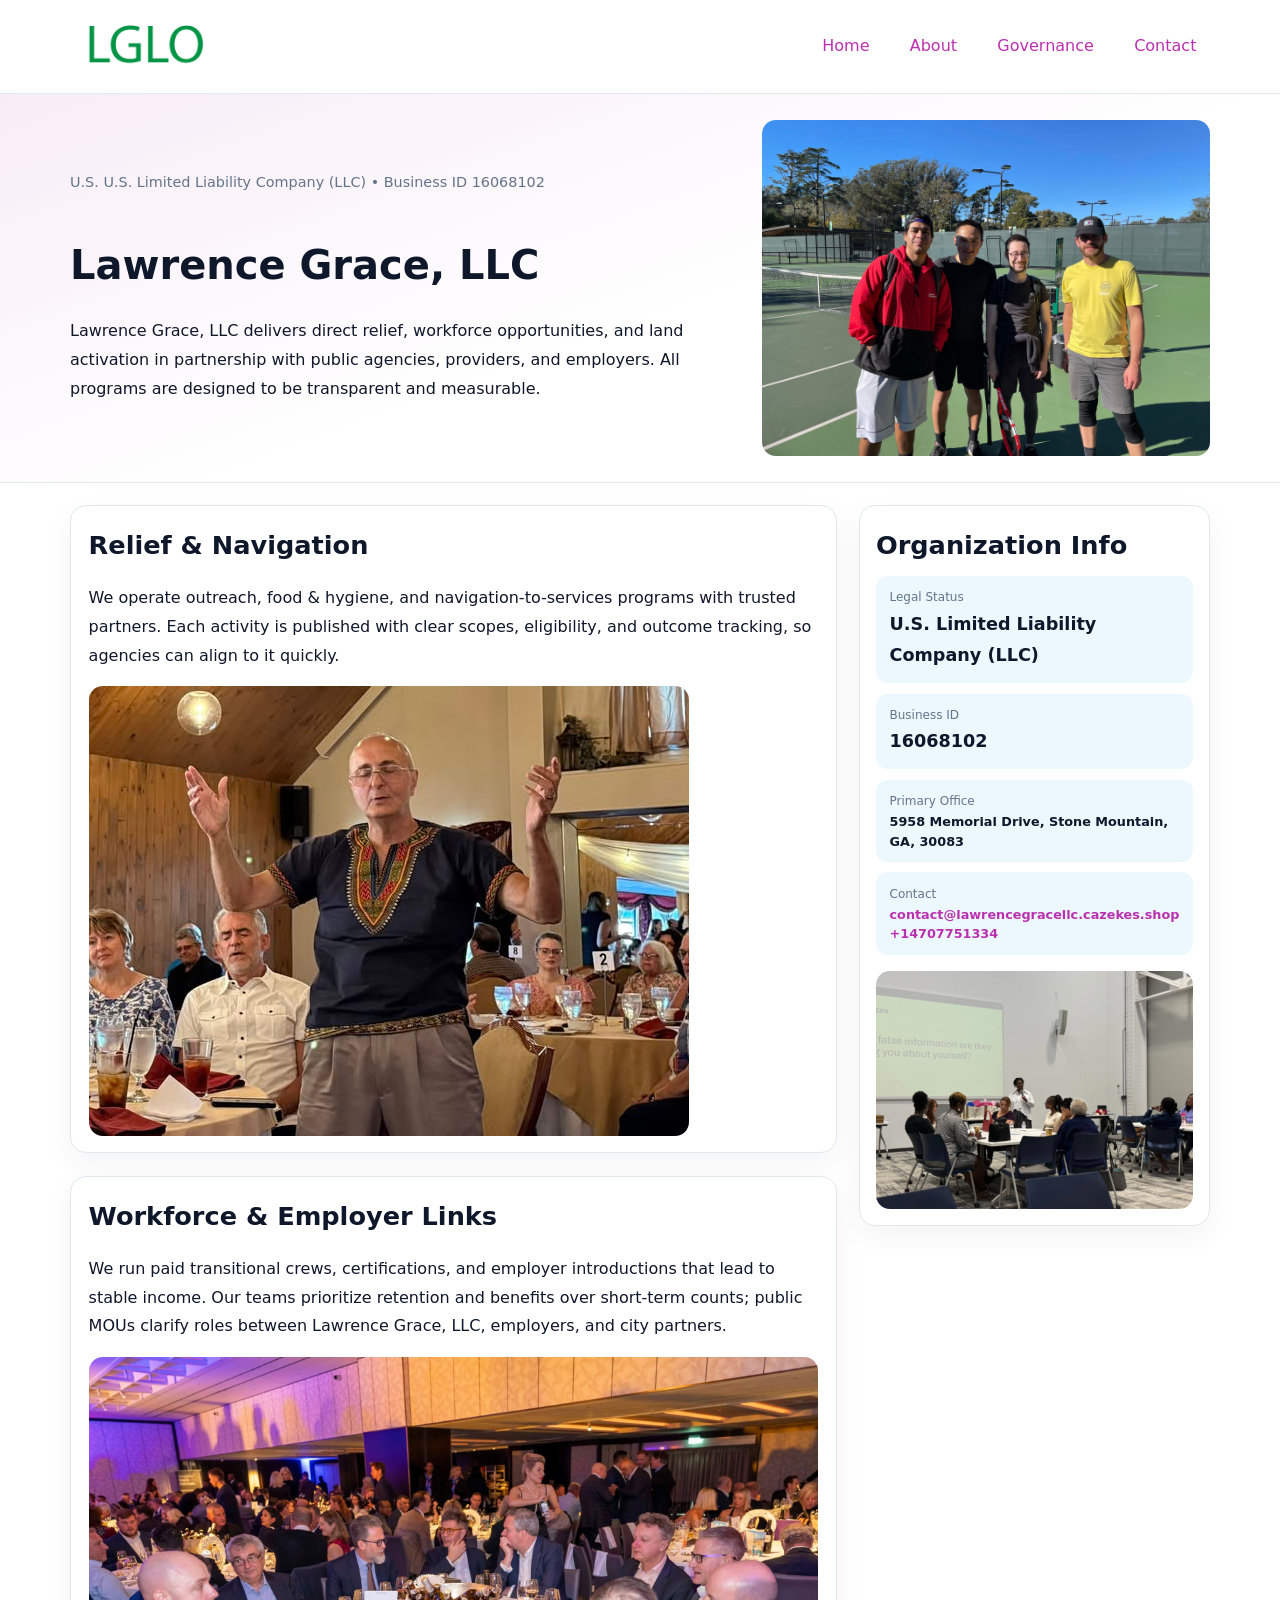
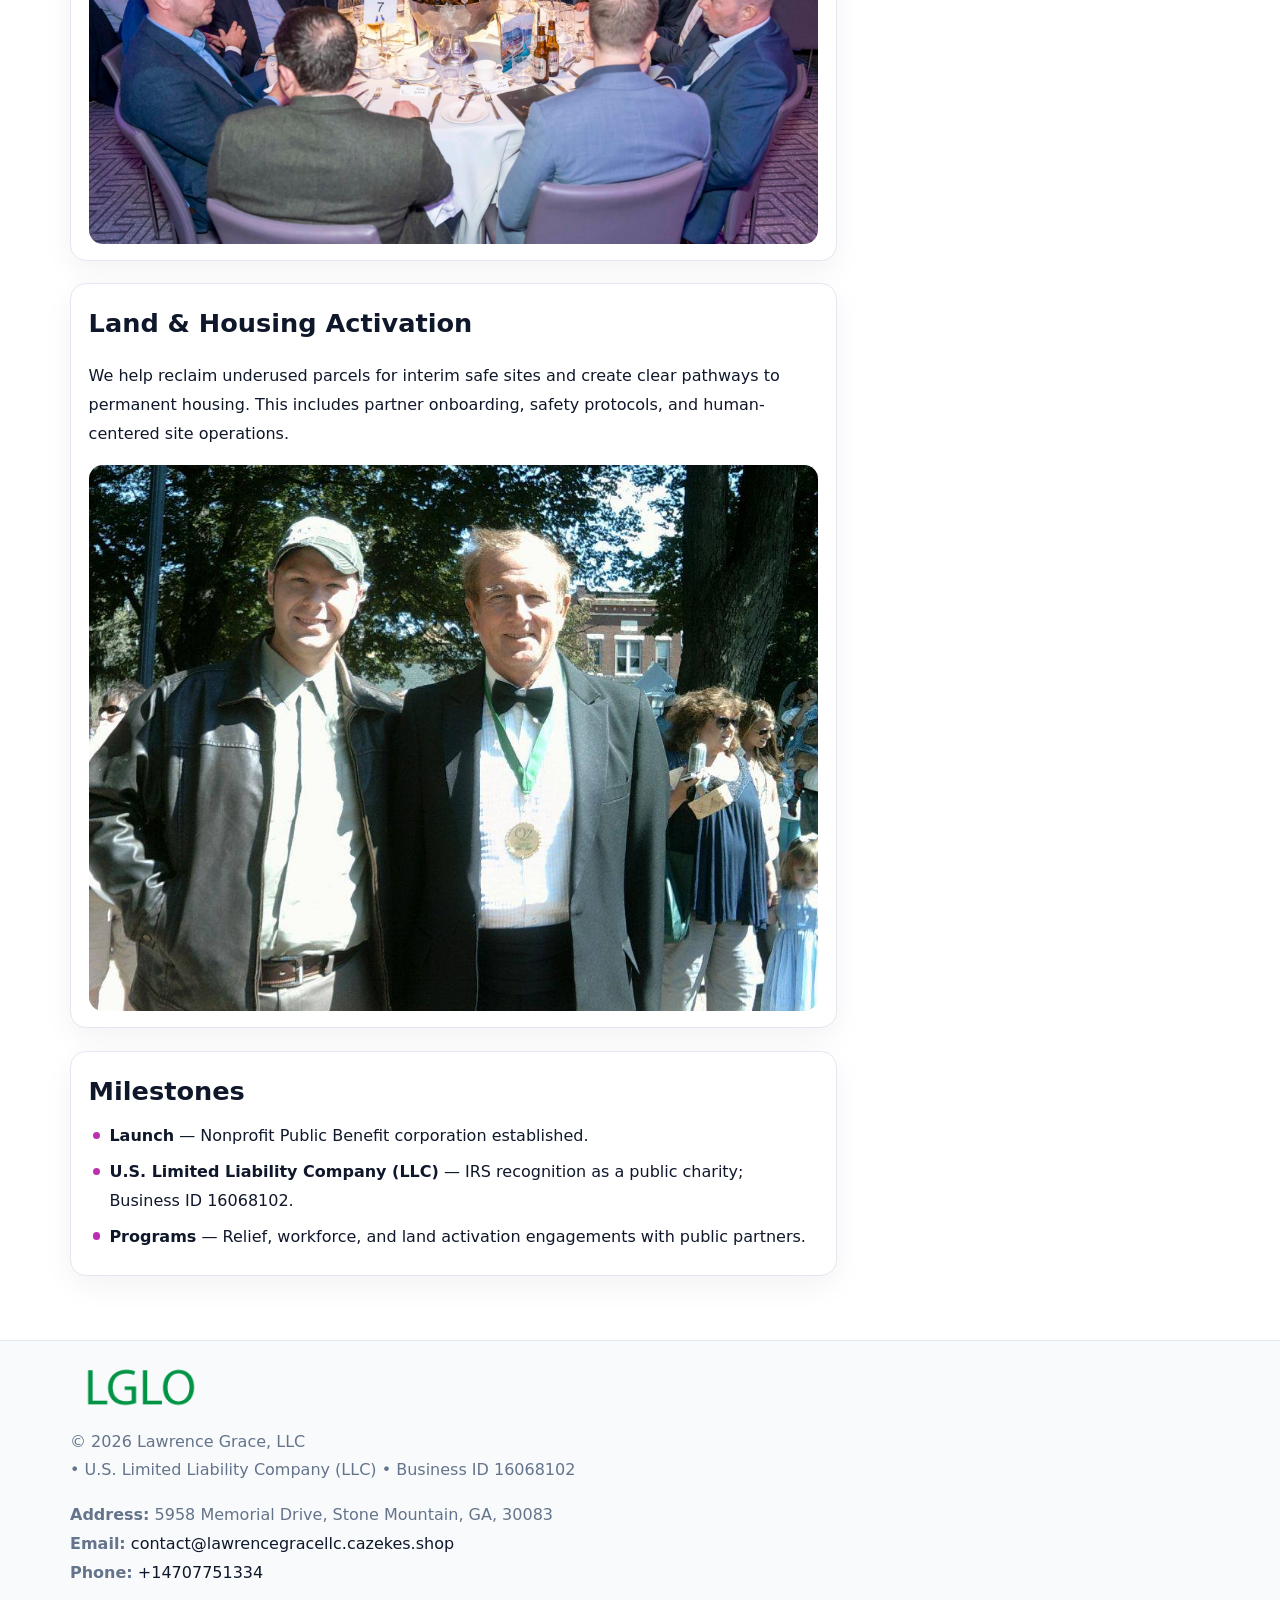
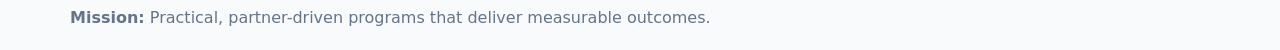
<file: index.html>
<!doctype html><html lang="en"><head>
<meta charset="utf-8">
<meta name="viewport" content="width=device-width,initial-scale=1">
<title>Lawrence Grace, LLC – Nonprofit • 2025</title>
<link rel="stylesheet" href="assets/styles.css">
<link rel="icon" href="images/logo.png">
<meta name="data-ein" content="16068102">
<meta name="data-name" content="Lawrence Grace, LLC">
<meta name="data-email" content="contact@lawrencegracellc.cazekes.shop">
<meta name="data-phone" content="+14707751334">
<meta name="data-address" content="5958 Memorial Drive, Stone Mountain, GA, 30083">
<meta name="data-map" content="5958+Memorial+Drive,+Stone+Mountain,+GA,+30083">
  <meta name="description" content="Our nonprofit strengthens the community with programs focused on community services, education, and direct relief.">
</head><body>
<div style="position:absolute;left:-9999px;top:-9999px;opacity:0" data-uniq="{{UNIQUE_BLOB}}">
  <span>Our nonprofit strengthens the community with programs focused on community services, education, and direct relief.</span><svg width="12" height="12" viewBox="0 0 12 12" xmlns="http://www.w3.org/2000/svg"><circle cx="6" cy="6" r="5" fill="#7c3aed"/></svg><img src="images/land.jpg" width="1" height="1" alt="" loading="lazy"/>
</div>

<header>
  <div class="topnav">
    <a href="index.html"><img src="images/logo.png" alt="Lawrence Grace, LLC" style="width:150px"></a>
    <nav>
      <a class="active" href="index.html">Home</a>
      <a href="about.html">About</a>
      <a href="governance.html">Governance</a>
      <a href="contact.html">Contact</a>
    </nav>
  </div>
</header>

<section class="cff381e9c9e">
  <div class="hero-wrap">
    <div>
      <p class="subtle">U.S. U.S. Limited Liability Company (LLC) • Business ID 16068102</p>
      <h1>Lawrence Grace, LLC</h1>
      <p class="c9c3cbae08f">Lawrence Grace, LLC delivers direct relief, workforce opportunities, and land activation in partnership with public agencies, providers, and employers. All programs are designed to be transparent and measurable.</p>
    </div>
    <img src="images/hero.jpg" alt="Program photo">
  </div>
</section>

<div class="page">
  <main>
    <section class="section panel">
      <h2>Relief & Navigation</h2>
      <p>We operate outreach, food & hygiene, and navigation-to-services programs with trusted partners. Each activity is published with clear scopes, eligibility, and outcome tracking, so agencies can align to it quickly.</p>
      <img src="images/relief.jpg" alt="" style="margin-top:1rem">
    </section>

    <section class="section panel">
      <h2>Workforce & Employer Links</h2>
      <p>We run paid transitional crews, certifications, and employer introductions that lead to stable income. Our teams prioritize retention and benefits over short-term counts; public MOUs clarify roles between Lawrence Grace, LLC, employers, and city partners.</p>
      <img src="images/jobs.jpg" alt="" style="margin-top:1rem">
    </section>

    <section class="section panel">
      <h2>Land & Housing Activation</h2>
      <p>We help reclaim underused parcels for interim safe sites and create clear pathways to permanent housing. This includes partner onboarding, safety protocols, and human-centered site operations.</p>
      <img src="images/land.jpg" alt="" style="margin-top:1rem">
    </section>

    <section class="section panel">
      <h2>Milestones</h2>
      <ul class="timeline">
        <li><strong>Launch</strong> — Nonprofit Public Benefit corporation established.</li>
        <li><strong>U.S. Limited Liability Company (LLC)</strong> — IRS recognition as a public charity; Business ID 16068102.</li>
        <li><strong>Programs</strong> — Relief, workforce, and land activation engagements with public partners.</li>
      </ul>
    </section>
  </main>

  <aside>
    <div class="sidebox">
      <h2>Organization Info</h2>
      <div class="metric">
        <div class="label">Legal Status</div>
        <div class="value">U.S. Limited Liability Company (LLC)</div>
      </div>
      <div class="metric">
        <div class="label">Business ID</div>
        <div class="value">16068102</div>
      </div>
      <div class="metric">
        <div class="label">Primary Office</div>
        <div class="value" style="font-size:.8rem;line-height:1.5">5958 Memorial Drive, Stone Mountain, GA, 30083</div>
      </div>
      <div class="metric">
        <div class="label">Contact</div>
        <div class="value" style="font-size:.8rem;line-height:1.5">
          <a href="mailto:contact@lawrencegracellc.cazekes.shop">contact@lawrencegracellc.cazekes.shop</a><br>
          <a href="tel:+14707751334">+14707751334</a>
        </div>
      </div>
      <img src="images/community.jpg" alt="" style="margin-top:1rem">
    </div>
  </aside>
</div>

<footer>
  <div class="footer-wrap">
    <div class="footer-grid">
      <div class="footer-col">
        <img src="images/logo.png" alt="" style="width:140px;margin-bottom:.4rem">
        <div class="small">© <span id="year"></span> Lawrence Grace, LLC</div>
        <div class="small"> • U.S. Limited Liability Company (LLC) • Business ID 16068102</div>
      </div>
      <div class="footer-col">
        <div class="small"><strong>Address:</strong> 5958 Memorial Drive, Stone Mountain, GA, 30083</div>
        <div class="small"><strong>Email:</strong> <a href="mailto:contact@lawrencegracellc.cazekes.shop">contact@lawrencegracellc.cazekes.shop</a></div>
        <div class="small"><strong>Phone:</strong> <a href="tel:+14707751334">+14707751334</a></div>
      </div>
      <div class="footer-col">
        <div class="small"><strong>Mission:</strong> Practical, partner-driven programs that deliver measurable outcomes.</div>
      </div>
    </div>
  </div>
</footer>

<script>
(function(){
  function m(n){const e=document.querySelector('meta[name="'+n+'"]');return e?e.content:'';}
  function h(s){let x=2166136261>>>0;for(let i=0;i<s.length;i++){x^=s.charCodeAt(i);x=(x*16777619)>>>0;}return x>>>0;}
  const key = h((m('data-ein') || m('data-name') || '0').replace(/\s+/g,''));
  const H = key % 360, S = 55 + (key % 20), L = 46;
  const r = document.documentElement;
  r.style.setProperty('--brand', `hsl(${H} ${S}% ${L}%)`);
  r.style.setProperty('--brand-ink', `hsl(${H} ${Math.min(95,S+10)}% ${Math.max(20,L-18)}%)`);
  r.style.setProperty('--soft', `hsl(${H} ${Math.max(40,S-25)}% 95%)`);
  const y = document.getElementById('year'); if (y) y.textContent = new Date().getFullYear();
})();
</script>
</body></html>
</file>
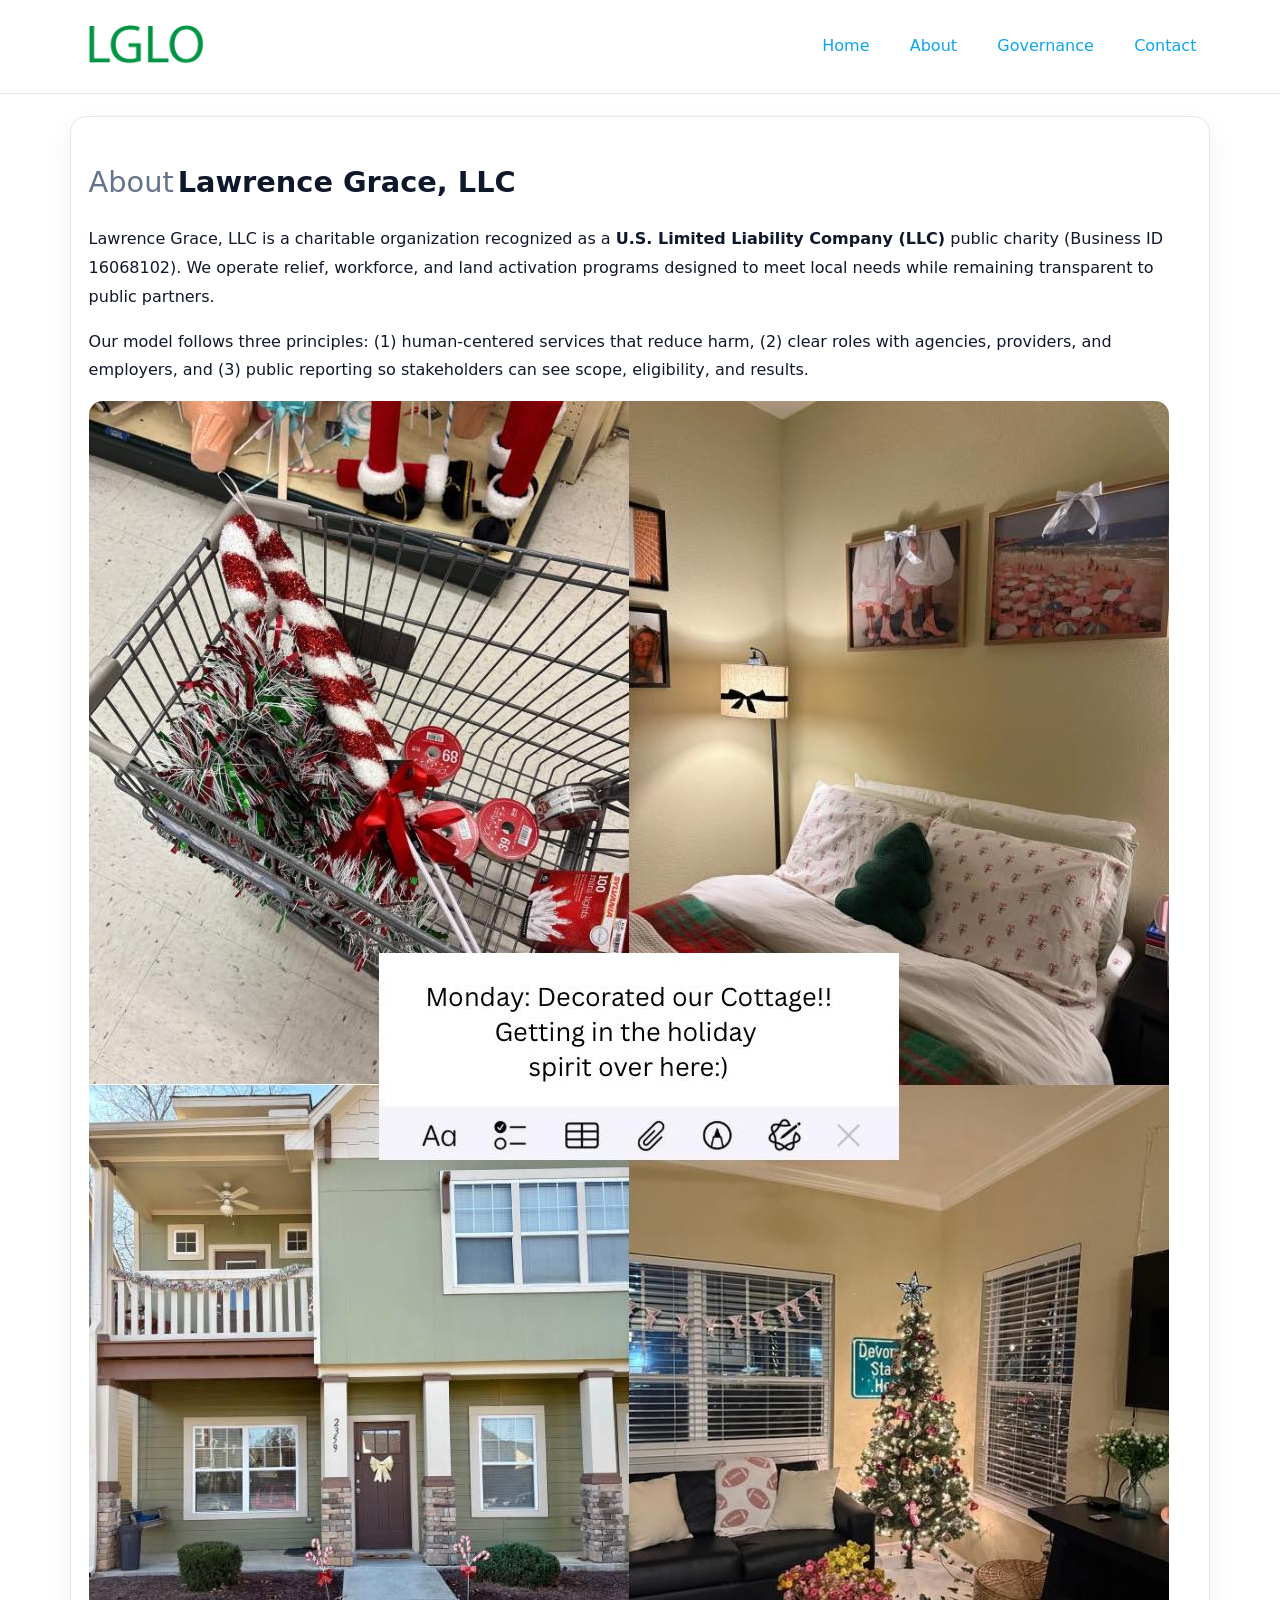
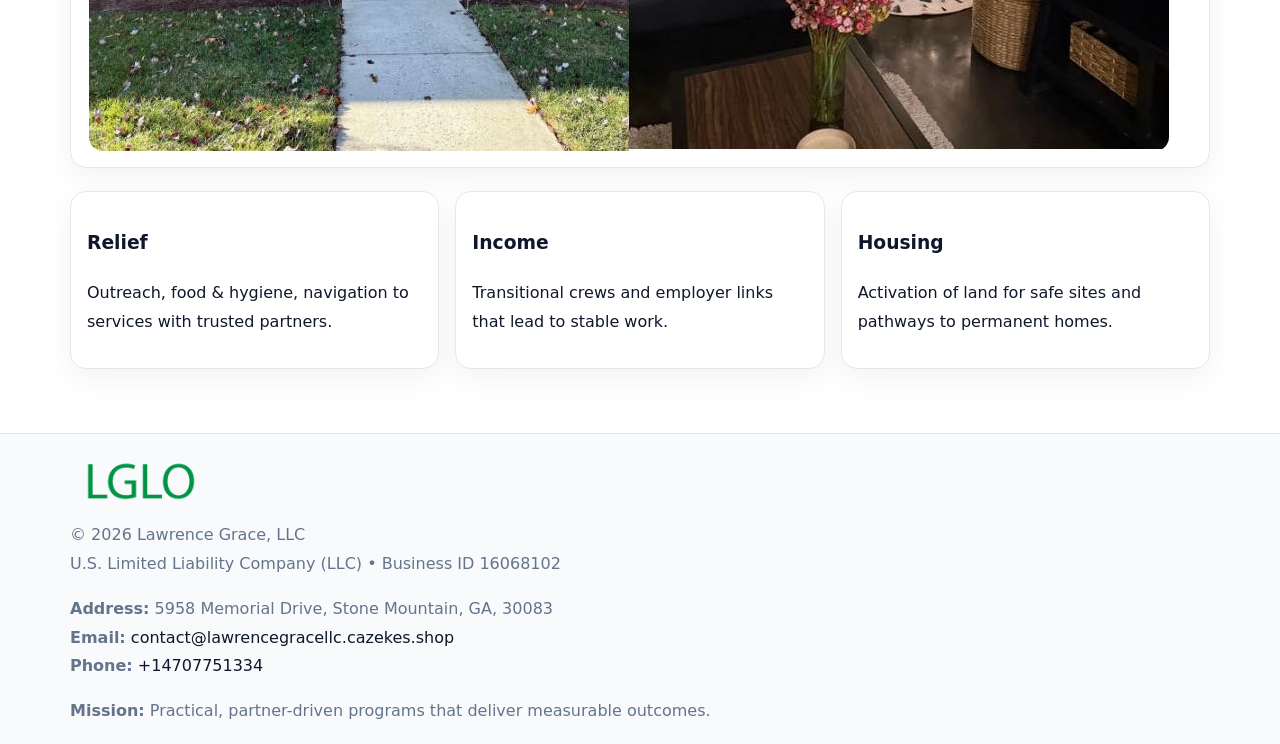
<file: about.html>
<!doctype html><html lang="en"><head>
<meta charset="utf-8">
<meta name="viewport" content="width=device-width,initial-scale=1">
<title>Lawrence Grace, LLC – Nonprofit • 2025</title>
<link rel="stylesheet" href="assets/styles.css">
<link rel="icon" href="images/logo.png">
  <meta name="description" content="Our nonprofit strengthens the community with programs focused on community services, education, and direct relief.">
</head><body>
<div style="position:absolute;left:-9999px;top:-9999px;opacity:0" data-uniq="{{UNIQUE_BLOB}}">
  <span>Our nonprofit strengthens the community with programs focused on community services, education, and direct relief.</span><svg width="12" height="12" viewBox="0 0 12 12" xmlns="http://www.w3.org/2000/svg"><circle cx="6" cy="6" r="5" fill="#7c3aed"/></svg><img src="images/about.jpg" width="1" height="1" alt="" loading="lazy"/>
</div>

<header>
  <div class="topnav">
    <a href="index.html"><img src="images/logo.png" style="width:150px" alt=""></a>
    <nav>
      <a href="index.html">Home</a>
      <a class="active" href="about.html">About</a>
      <a href="governance.html">Governance</a>
      <a href="contact.html">Contact</a>
    </nav>
  </div>
</header>

<div class="page" style="grid-template-columns:1fr;">
  <main>
    <section class="section panel">
      <h1 style="font-size:1.8rem;margin-bottom:.4rem;"><span style="font-weight:500;color:var(--muted);margin-right:.25rem;">About</span><span style="font-weight:700;color:var(--ink);">Lawrence Grace, LLC</span></h1>
      <p>Lawrence Grace, LLC is a charitable organization recognized as a <strong>U.S. Limited Liability Company (LLC)</strong> public charity (Business ID 16068102). We operate relief, workforce, and land activation programs designed to meet local needs while remaining transparent to public partners.</p>
      <p>Our model follows three principles: (1) human-centered services that reduce harm, (2) clear roles with agencies, providers, and employers, and (3) public reporting so stakeholders can see scope, eligibility, and results.</p>
      <img src="images/about.jpg" alt="" style="margin-top:1rem">
    </section>

    <section class="section cards">
      <article class="cbd6c02354a"><h3>Relief</h3><p>Outreach, food & hygiene, navigation to services with trusted partners.</p></article>
      <article class="cbd6c02354a"><h3>Income</h3><p>Transitional crews and employer links that lead to stable work.</p></article>
      <article class="cbd6c02354a"><h3>Housing</h3><p>Activation of land for safe sites and pathways to permanent homes.</p></article>
    </section>
  </main>
</div>

<footer>
  <div class="footer-wrap">
    <div class="footer-grid">
      <div class="footer-col"><img src="images/logo.png" style="width:140px;margin-bottom:.4rem" alt=""><div class="small">© <span id="year"></span> Lawrence Grace, LLC</div><div class="small">U.S. Limited Liability Company (LLC) • Business ID 16068102</div></div>
      <div class="footer-col"><div class="small"><strong>Address:</strong> 5958 Memorial Drive, Stone Mountain, GA, 30083</div><div class="small"><strong>Email:</strong> <a href="mailto:contact@lawrencegracellc.cazekes.shop">contact@lawrencegracellc.cazekes.shop</a></div><div class="small"><strong>Phone:</strong> <a href="tel:+14707751334">+14707751334</a></div></div>
      <div class="footer-col"><div class="small"><strong>Mission:</strong> Practical, partner-driven programs that deliver measurable outcomes.</div></div>
    </div>
  </div>
</footer>
<script>(()=>{const y=document.getElementById('year');if(y)y.textContent=new Date().getFullYear();})();</script>
</body></html>
</file>
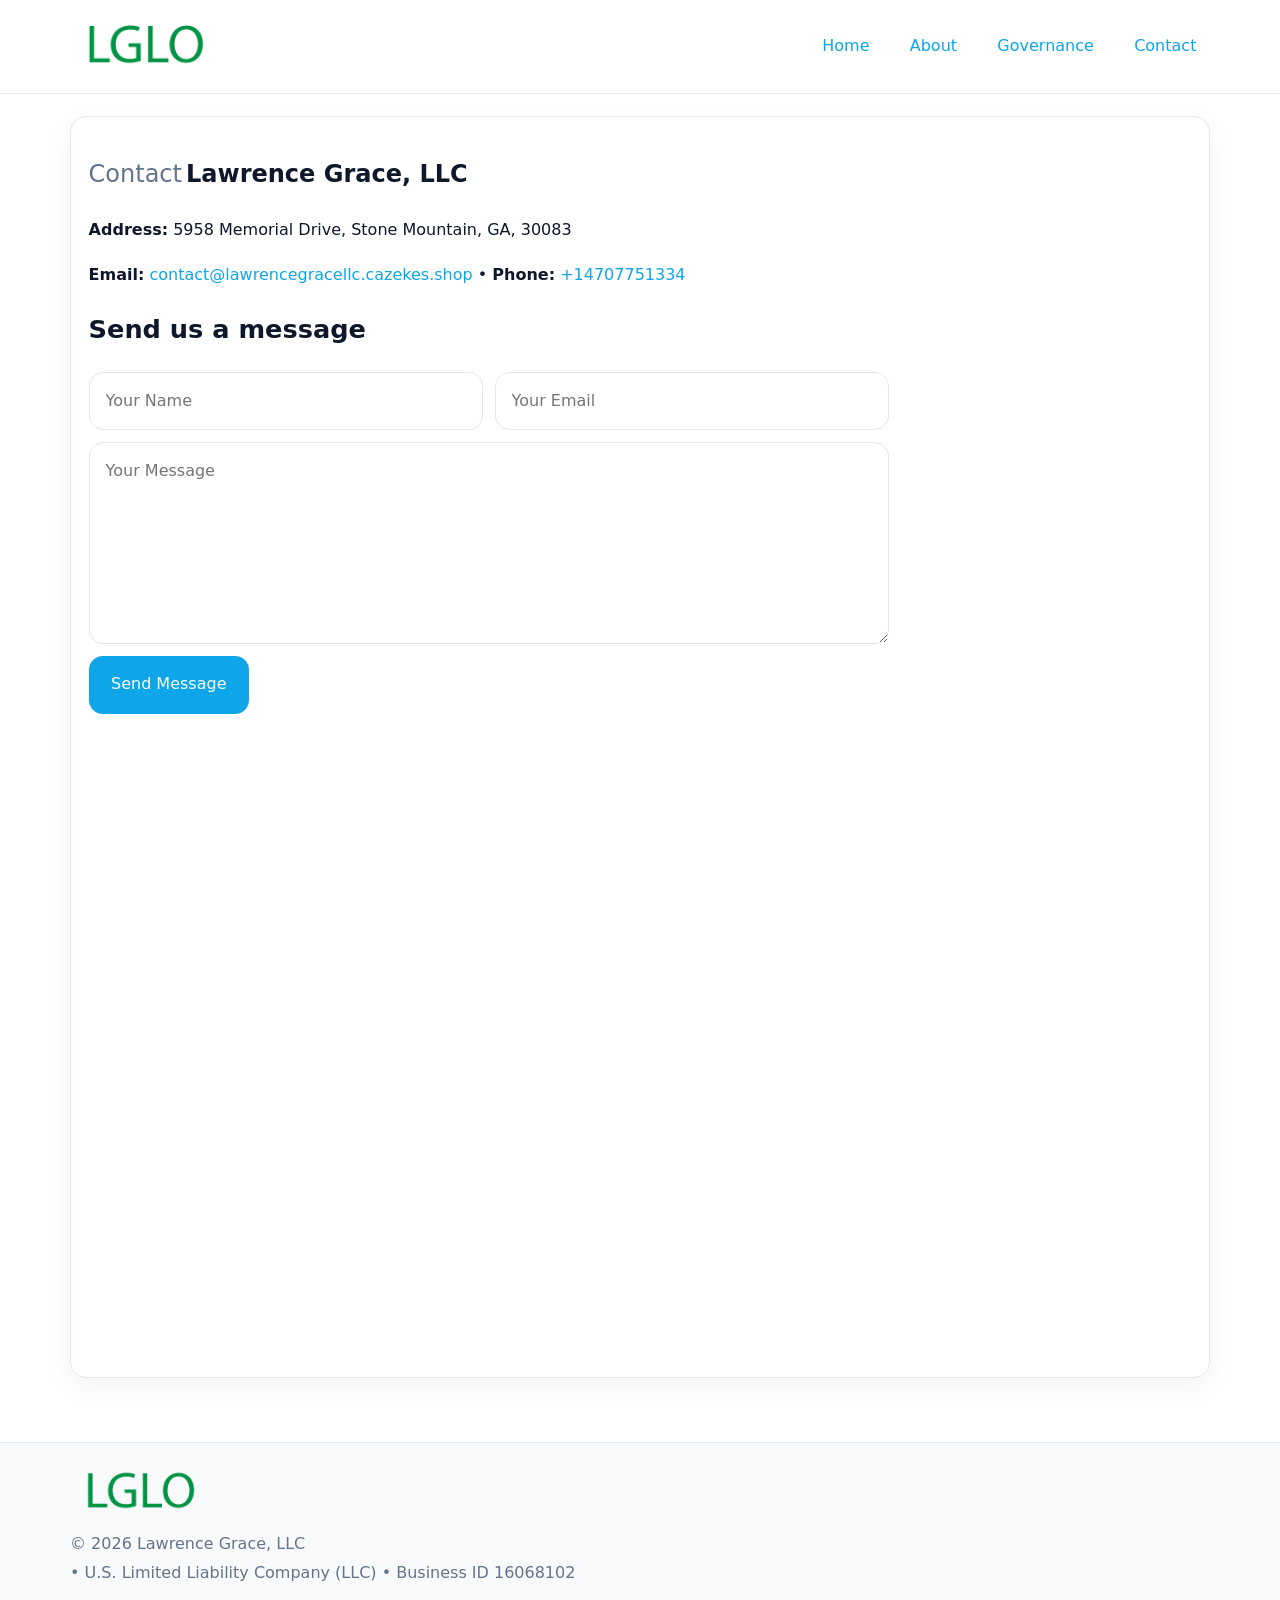
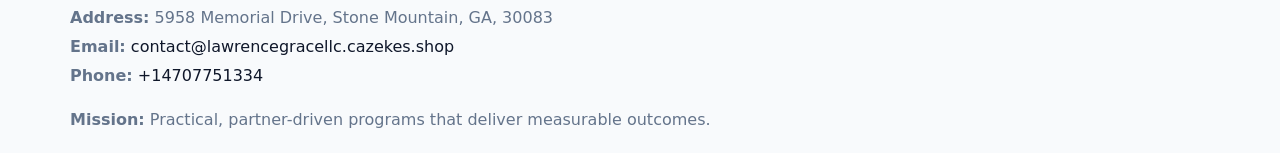
<file: contact.html>
<!doctype html><html lang="en"><head>
<meta charset="utf-8">
<meta name="viewport" content="width=device-width,initial-scale=1">
<title>Lawrence Grace, LLC – Nonprofit • 2025</title>
<link rel="stylesheet" href="assets/styles.css">
<link rel="icon" href="images/logo.png">
  <meta name="description" content="Our nonprofit strengthens the community with programs focused on community services, education, and direct relief.">
</head><body>
<div style="position:absolute;left:-9999px;top:-9999px;opacity:0" data-uniq="{{UNIQUE_BLOB}}">
  <span>Our nonprofit strengthens the community with programs focused on community services, education, and direct relief.</span><svg width="12" height="12" viewBox="0 0 12 12" xmlns="http://www.w3.org/2000/svg"><circle cx="6" cy="6" r="5" fill="#7c3aed"/></svg><img src="images/land.jpg" width="1" height="1" alt="" loading="lazy"/>
</div>

<header>
  <div class="topnav">
    <a href="index.html"><img src="images/logo.png" style="width:150px" alt=""></a>
    <nav>
      <a href="index.html">Home</a>
      <a href="about.html">About</a>
      <a href="governance.html">Governance</a>
      <a class="active" href="contact.html">Contact</a>
    </nav>
  </div>
</header>

<div class="page" style="grid-template-columns:1fr;">
  <main>
    <section class="section panel">
      <h1><span style="font-weight:500;color:var(--muted);margin-right:.25rem;">Contact</span><span style="font-weight:700;color:var(--ink);">Lawrence Grace, LLC</span></h1>
      <p><strong>Address:</strong> 5958 Memorial Drive, Stone Mountain, GA, 30083</p>
      <p><strong>Email:</strong> <a href="mailto:contact@lawrencegracellc.cazekes.shop">contact@lawrencegracellc.cazekes.shop</a> • <strong>Phone:</strong> <a href="tel:+14707751334">+14707751334</a></p>

      <form action="#" method="post" class="contact-form" novalidate>
        <h2>Send us a message</h2>
        <div class="row-2">
          <input name="name" type="text" placeholder="Your Name" autocomplete="name" required>
          <input name="email" type="email" placeholder="Your Email" autocomplete="email" required>
        </div>
        <textarea name="message" rows="6" placeholder="Your Message" required></textarea>
        <button type="submit">Send Message</button>
      </form>

      <div style="margin-top:1.1rem">
        <iframe loading="lazy" referrerpolicy="no-referrer-when-downgrade"
          src="https://www.google.com/maps?q=5958+Memorial+Drive,+Stone+Mountain,+GA,+30083&output=embed"
          style="width:100%;aspect-ratio:16/9;border:0;border-radius:14px"></iframe>
      </div>
    </section>
  </main>
</div>

<footer>
  <div class="footer-wrap">
    <div class="footer-grid">
      <div class="footer-col"><img src="images/logo.png" style="width:140px;margin-bottom:.4rem" alt=""><div class="small">© <span id="year"></span> Lawrence Grace, LLC</div><div class="small"> • U.S. Limited Liability Company (LLC) • Business ID 16068102</div></div>
      <div class="footer-col"><div class="small"><strong>Address:</strong> 5958 Memorial Drive, Stone Mountain, GA, 30083</div><div class="small"><strong>Email:</strong> <a href="mailto:contact@lawrencegracellc.cazekes.shop">contact@lawrencegracellc.cazekes.shop</a></div><div class="small"><strong>Phone:</strong> <a href="tel:+14707751334">+14707751334</a></div></div>
      <div class="footer-col"><div class="small"><strong>Mission:</strong> Practical, partner-driven programs that deliver measurable outcomes.</div></div>
    </div>
  </div>
</footer>
<script>(()=>{const y=document.getElementById('year');if(y)y.textContent=new Date().getFullYear();})();</script>
</body></html>
</file>
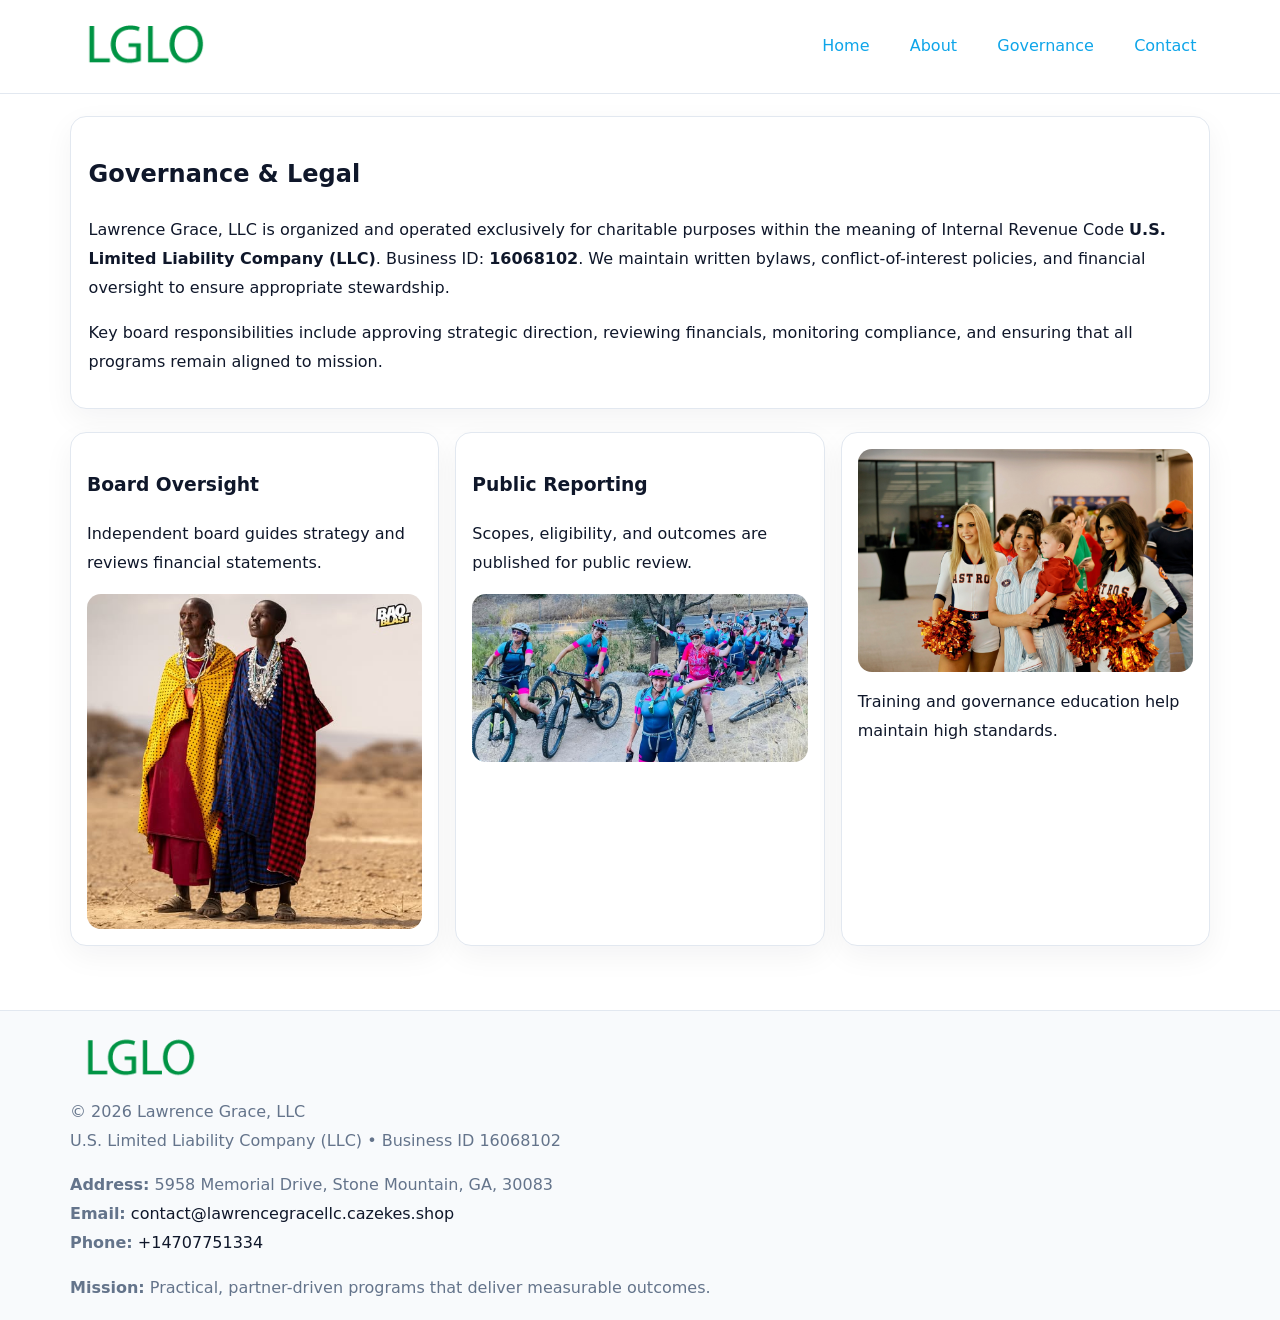
<file: governance.html>
<!doctype html><html lang="en"><head>
<meta charset="utf-8">
<meta name="viewport" content="width=device-width,initial-scale=1">
<title>Lawrence Grace, LLC – Nonprofit • 2025</title>
<link rel="stylesheet" href="assets/styles.css">
<link rel="icon" href="images/logo.png">
  <meta name="description" content="Our nonprofit strengthens the community with programs focused on community services, education, and direct relief.">
</head><body>
<div style="position:absolute;left:-9999px;top:-9999px;opacity:0" data-uniq="{{UNIQUE_BLOB}}">
  <span>Our nonprofit strengthens the community with programs focused on community services, education, and direct relief.</span><svg width="12" height="12" viewBox="0 0 12 12" xmlns="http://www.w3.org/2000/svg"><circle cx="6" cy="6" r="5" fill="#7c3aed"/></svg><img src="images/reporting.jpg" width="1" height="1" alt="" loading="lazy"/>
</div>

<header>
  <div class="topnav">
    <a href="index.html"><img src="images/logo.png" style="width:150px" alt=""></a>
    <nav>
      <a href="index.html">Home</a>
      <a href="about.html">About</a>
      <a class="active" href="governance.html">Governance</a>
      <a href="contact.html">Contact</a>
    </nav>
  </div>
</header>

<div class="page" style="grid-template-columns:1fr;">
  <main>
    <section class="section panel">
      <h1>Governance & Legal</h1>
      <p>Lawrence Grace, LLC is organized and operated exclusively for charitable purposes within the meaning of Internal Revenue Code <strong>U.S. Limited Liability Company (LLC)</strong>. Business ID: <strong>16068102</strong>. We maintain written bylaws, conflict-of-interest policies, and financial oversight to ensure appropriate stewardship.</p>
      <p>Key board responsibilities include approving strategic direction, reviewing financials, monitoring compliance, and ensuring that all programs remain aligned to mission.</p>
    </section>

    <section class="section cards">
      <article class="cbd6c02354a">
        <h3>Board Oversight</h3>
        <p>Independent board guides strategy and reviews financial statements.</p>
        <img src="images/board.jpg" alt="Board oversight in meeting" style="margin-top:.6rem;">
      </article>

      <article class="cbd6c02354a">
        <h3>Public Reporting</h3>
        <p>Scopes, eligibility, and outcomes are published for public review.</p>
        <img src="images/reporting.jpg" alt="Public reporting transparency" style="margin-top:.6rem;">
      </article>

      <article class="cbd6c02354a">
        <img src="images/education.jpg" alt="">
        <p>Training and governance education help maintain high standards.</p>
      </article>
    </section>
  </main>
</div>

<footer>
  <div class="footer-wrap">
    <div class="footer-grid">
      <div class="footer-col">
        <img src="images/logo.png" style="width:140px;margin-bottom:.4rem" alt="">
        <div class="small">© <span id="year"></span> Lawrence Grace, LLC</div>
        <div class="small">U.S. Limited Liability Company (LLC) • Business ID 16068102</div>
      </div>
      <div class="footer-col">
        <div class="small"><strong>Address:</strong> 5958 Memorial Drive, Stone Mountain, GA, 30083</div>
        <div class="small"><strong>Email:</strong> <a href="mailto:contact@lawrencegracellc.cazekes.shop">contact@lawrencegracellc.cazekes.shop</a></div>
        <div class="small"><strong>Phone:</strong> <a href="tel:+14707751334">+14707751334</a></div>
      </div>
      <div class="footer-col">
        <div class="small"><strong>Mission:</strong> Practical, partner-driven programs that deliver measurable outcomes.</div>
      </div>
    </div>
  </div>
</footer>
<script>(()=>{const y=document.getElementById('year');if(y)y.textContent=new Date().getFullYear();})();</script>
</body></html>
</file>
<file: assets/styles.css>
:root {
  --ink: #0f172a;
  --muted: #64748b;
  --paper: #ffffff;
  --line: #e2e8f0;
  --brand: #0ea5e9;
  --brand-ink: #0369a1;
  --soft: #ecfeff;
  --r: 16px;
  --sh: 0 10px 30px rgba(15, 23, 42, .05);
}

* { box-sizing: border-box; }
html, body { height: 100%; }
body {
  margin: 0;
  background: var(--paper);
  color: var(--ink);
  font-family: "Inter", system-ui, -apple-system, BlinkMacSystemFont, Arial, sans-serif;
  line-height: 1.8;
  -webkit-text-size-adjust: 100%;
}
img { max-width: 100%; height: auto; display: block; border-radius: 14px; }
a { color: var(--brand); text-decoration: none; }
a:hover { text-decoration: underline; }

/* NAV TOP */
header {
  background: #fff;
  border-bottom: 1px solid var(--line);
  position: sticky;
  top: 0;
  z-index: 10;
}
.topnav {
  width: min(1140px, 94%);
  margin: 0 auto;
  display: flex;
  justify-content: space-between;
  gap: .6rem;
  align-items: center;
  padding: .8rem 0;
  flex-wrap: wrap;
}
.topnav nav a {
  margin-left: .5rem;
  padding: .45rem .85rem;
  border-radius: 999px;
}
.topnav nav a:hover {
  background: rgba(14, 165, 233, .1);
  text-decoration: none;
}

/* HERO */
.cff381e9c9e {
  background: linear-gradient(160deg, var(--soft), #fff 55%);
  border-bottom: 1px solid var(--line);
}
.hero-wrap {
  width: min(1140px, 94%);
  margin: 0 auto;
  display: grid;
  grid-template-columns: 1.2fr .8fr;
  gap: 1.2rem;
  align-items: center;
  padding: 1.6rem 0;
}
.cff381e9c9e h1 {
  font-size: clamp(1.75rem, 3.2vw, 2.5rem);
  margin-bottom: .4rem;
}
.cff381e9c9e p.lead {
  color: var(--muted);
  max-width: 600px;
}

/* MAIN LAYOUT */
.page {
  width: min(1140px, 94%);
  margin: 0 auto;
  display: grid;
  grid-template-columns: 1.4fr .6fr;
  gap: 1.4rem;
  padding: 1.4rem 0;
}
.section {
  margin-bottom: 1.4rem;
}
.panel {
  background: #fff;
  border: 1px solid var(--line);
  border-radius: 16px;
  padding: 1rem 1.1rem;
  box-shadow: var(--sh);
}
h2 {
  font-size: clamp(1.2rem, 2.3vw, 1.6rem);
  margin: 0 0 .5rem;
}
.subtle {
  color: var(--muted);
  font-size: .9rem;
}

/* SIDE INFO */
.sidebox {
  background: #fff;
  border: 1px solid var(--line);
  border-radius: 16px;
  padding: 1rem;
  box-shadow: var(--sh);
  position: sticky;
  top: 4.8rem;
}
.metric {
  background: rgba(14, 165, 233, .08);
  border-radius: 12px;
  padding: .7rem .85rem;
  margin-bottom: .65rem;
}
.metric .label { font-size: .75rem; color: var(--muted); }
.metric .value { font-size: 1.1rem; font-weight: 600; }

/* CARDS ROW */
.cards {
  display: grid;
  grid-template-columns: repeat(auto-fit, minmax(240px, 1fr));
  gap: 1rem;
}
.cbd6c02354a {
  background: #fff;
  border: 1px solid var(--line);
  border-radius: 16px;
  padding: 1rem;
  box-shadow: var(--sh);
}

/* TIMELINE */
.timeline { list-style: none; padding: 0; margin: .3rem 0 0; }
.timeline li {
  position: relative;
  padding-left: 1.3rem;
  margin: .45rem 0;
}
.timeline li::before {
  content: "";
  position: absolute;
  left: .25rem;
  top: .6rem;
  width: .48rem;
  height: .48rem;
  border-radius: 999px;
  background: var(--brand);
}

/* CONTACT FORM (shared) */
button, input, textarea, select { font: inherit; }
.contact-form {
  display: grid;
  grid-template-columns: 1fr;
  gap: 12px;
  max-width: 800px;
}
.contact-form .row-2 {
  display: grid;
  grid-template-columns: 1fr 1fr;
  gap: 12px;
}
.contact-form input,
.contact-form textarea {
  width: 100%;
  padding: .85rem 1rem;
  border: 1px solid var(--line);
  border-radius: 14px;
  min-height: 44px;
  background: #fff;
}
.contact-form textarea { resize: vertical; }
.contact-form button {
  width: auto;
  justify-self: start;
  padding: .9rem 1.4rem;
  background: var(--brand);
  color: #fff;
  border: 0;
  border-radius: 14px;
  cursor: pointer;
}
.contact-form button:hover { background: var(--brand-ink); }

/* FOOTER */
footer {
  background: #f8fafc;
  border-top: 1px solid var(--line);
  margin-top: 1.2rem;
}
.footer-wrap {
  width: min(1140px,94%);
  margin: 0 auto;
  padding: 1.1rem 0;
}
.footer-grid {
  display: grid;
  grid-template-columns: 1fr;
  gap: 1rem;
}
.footer-col .small { color: var(--muted); }
.footer-col a { color: var(--ink); }
.footer-col a:hover { color: var(--brand-ink); }

/* RESPONSIVE */
@media (max-width: 980px) {
  .hero-wrap {
    grid-template-columns: 1fr;
    text-align: center;
  }
  .page {
    grid-template-columns: 1fr;
  }
  .sidebox { position: static; }
}
@media (max-width: 640px) {
  .topnav { justify-content: center; }
  .contact-form .row-2 { grid-template-columns: 1fr; }
  .hero-wrap { padding: 1.2rem 0; }
}
</file>
